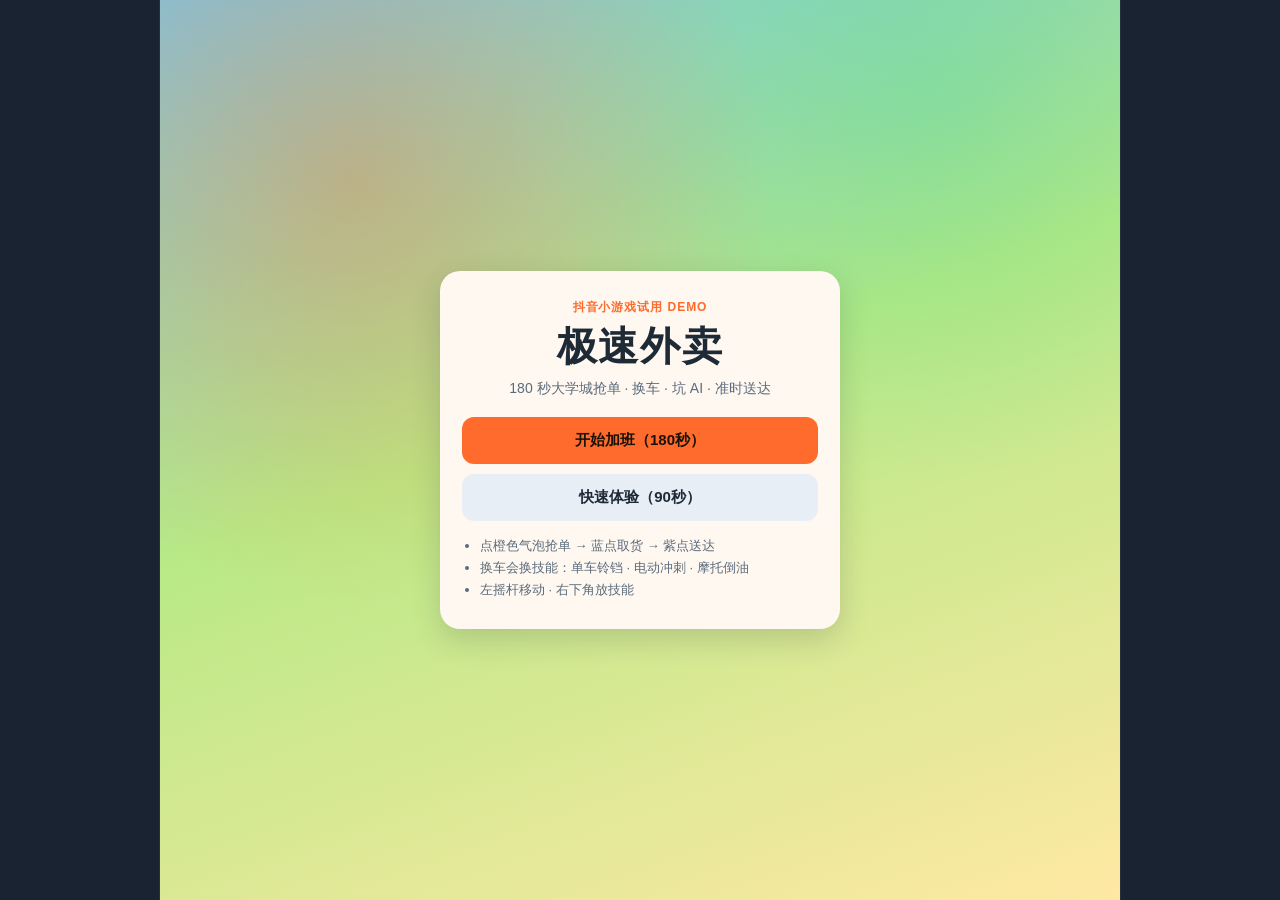
<file: demo/index.html>
<!DOCTYPE html>
<html lang="zh-CN">
<head>
  <meta charset="UTF-8" />
  <meta name="viewport" content="width=device-width, initial-scale=1, maximum-scale=1, user-scalable=no, viewport-fit=cover" />
  <title>极速外卖 · 可玩 Demo</title>
  <link rel="stylesheet" href="styles.css" />
</head>
<body>
  <div id="app">
    <!-- 大厅 -->
    <section id="screen-lobby" class="screen">
      <div class="lobby-bg"></div>
      <div class="lobby-card">
        <p class="eyebrow">抖音小游戏试用 Demo</p>
        <h1>极速外卖</h1>
        <p class="sub">180 秒大学城抢单 · 换车 · 坑 AI · 准时送达</p>
        <div class="mode-row">
          <button type="button" class="btn primary" id="btn-play-180">开始加班（180秒）</button>
          <button type="button" class="btn ghost" id="btn-play-90">快速体验（90秒）</button>
        </div>
        <ul class="tips">
          <li>点橙色气泡抢单 → 蓝点取货 → 紫点送达</li>
          <li>换车会换技能：单车铃铛 · 电动冲刺 · 摩托倒油</li>
          <li>左摇杆移动 · 右下角放技能</li>
        </ul>
      </div>
    </section>

    <!-- 对局 -->
    <section id="screen-game" class="screen hidden">
      <header class="topbar">
        <div class="brand">极速外卖</div>
        <div class="pill time" id="hud-time">3:00</div>
        <div class="pill">分 <b id="hud-score">0</b></div>
        <div class="pill">币 <b id="hud-gold">50</b></div>
        <div class="pill">车 <b id="hud-veh">单车</b></div>
      </header>

      <div id="rankbar" class="rankbar"></div>

      <div id="stage">
        <canvas id="cv"></canvas>
        <div id="order-card" class="order-card">点击气泡抢一单</div>
        <div id="banner" class="banner hidden"></div>
        <div id="toast" class="toast"></div>

        <!-- 三步引导 -->
        <div id="tutorial" class="tutorial hidden">
          <div class="tutorial-box">
            <p id="tutorial-text">第一步：点击橙色气泡抢单</p>
            <button type="button" class="btn ghost small" id="btn-skip-tutorial">跳过</button>
          </div>
        </div>

        <!-- 换车面板 -->
        <div id="swap-panel" class="swap-panel hidden">
          <h3>换车站</h3>
          <div id="swap-list"></div>
          <button type="button" class="btn ghost small" id="btn-close-swap">关闭</button>
        </div>

        <!-- 虚拟摇杆 -->
        <div id="joystick" class="joystick">
          <div class="joy-base"><div class="joy-knob" id="joy-knob"></div></div>
        </div>

        <div class="action-pad">
          <button type="button" class="act-btn" id="btn-interact">换车</button>
          <button type="button" class="act-btn skill" id="btn-skill">铃铛</button>
        </div>
      </div>

      <footer class="bottombar">
        <div class="hint">WASD / 摇杆移动 · E 技能（随载具变化）· F 换车 · 点气泡抢单</div>
      </footer>
    </section>

    <!-- 结算 -->
    <section id="screen-result" class="screen hidden">
      <div class="result-card">
        <p class="eyebrow">下班结算</p>
        <div class="rank-big" id="result-rank">第 1 名</div>
        <p id="result-detail" class="sub"></p>
        <p id="result-highlight" class="highlight"></p>
        <div class="mode-row">
          <button type="button" class="btn primary" id="btn-again">再来一局</button>
          <button type="button" class="btn ghost" id="btn-ad">看视频奖励×2（模拟）</button>
        </div>
        <button type="button" class="btn text" id="btn-lobby">回大厅</button>
      </div>
    </section>
  </div>
  <script src="game.js"></script>
</body>
</html>
</file>
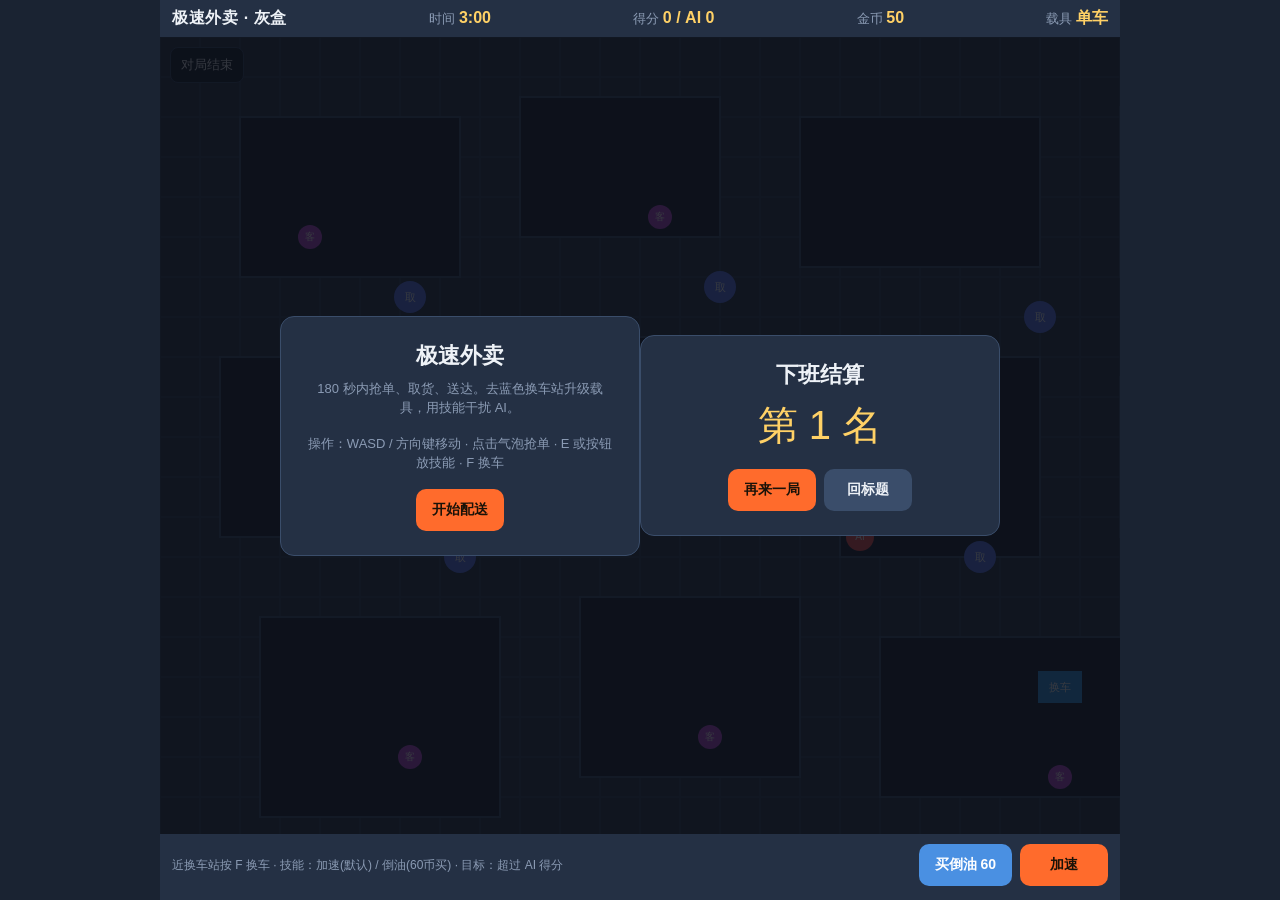
<file: graybox/index.html>
<!DOCTYPE html>
<html lang="zh-CN">
<head>
  <meta charset="UTF-8" />
  <meta name="viewport" content="width=device-width, initial-scale=1, maximum-scale=1, user-scalable=no" />
  <title>极速外卖 · 灰盒原型</title>
  <style>
    :root {
      --bg: #1a2332;
      --panel: #243044;
      --accent: #ff6b2c;
      --ok: #3dd68c;
      --warn: #ffd166;
      --text: #eef2f7;
      --muted: #8b9bb4;
    }
    * { box-sizing: border-box; margin: 0; padding: 0; }
    html, body {
      height: 100%;
      background: var(--bg);
      color: var(--text);
      font-family: "Segoe UI", "PingFang SC", "Microsoft YaHei", sans-serif;
      overflow: hidden;
      touch-action: none;
      user-select: none;
    }
    #wrap {
      display: flex;
      flex-direction: column;
      height: 100%;
      max-width: 960px;
      margin: 0 auto;
    }
    header {
      display: flex;
      justify-content: space-between;
      align-items: center;
      padding: 8px 12px;
      background: var(--panel);
      gap: 8px;
      flex-wrap: wrap;
    }
    header .title { font-weight: 700; letter-spacing: 0.04em; }
    header .stat { font-size: 13px; color: var(--muted); }
    header .stat strong { color: var(--warn); font-size: 16px; }
    #stage {
      position: relative;
      flex: 1;
      min-height: 0;
      background: #0f1620;
    }
    canvas {
      display: block;
      width: 100%;
      height: 100%;
    }
    #hud-order {
      position: absolute;
      left: 10px;
      top: 10px;
      background: rgba(20, 28, 40, 0.85);
      border: 1px solid #3a4d6a;
      border-radius: 8px;
      padding: 8px 10px;
      font-size: 13px;
      max-width: 240px;
      pointer-events: none;
    }
    #toast {
      position: absolute;
      left: 50%;
      top: 18%;
      transform: translateX(-50%);
      background: rgba(0, 0, 0, 0.75);
      padding: 8px 14px;
      border-radius: 20px;
      font-size: 14px;
      opacity: 0;
      transition: opacity 0.2s;
      pointer-events: none;
      white-space: nowrap;
    }
    #toast.show { opacity: 1; }
    #banner {
      position: absolute;
      left: 0; right: 0; top: 0;
      text-align: center;
      background: linear-gradient(90deg, transparent, #ff6b2c, transparent);
      color: #fff;
      font-weight: 700;
      padding: 6px;
      font-size: 14px;
      display: none;
    }
    #controls {
      display: grid;
      grid-template-columns: 1fr auto auto;
      gap: 8px;
      padding: 10px 12px 14px;
      background: var(--panel);
      align-items: center;
    }
    .hint { font-size: 12px; color: var(--muted); line-height: 1.4; }
    button {
      border: none;
      border-radius: 10px;
      padding: 12px 16px;
      font-size: 14px;
      font-weight: 700;
      cursor: pointer;
      color: #1a1208;
      background: var(--accent);
      min-width: 88px;
    }
    button:disabled {
      opacity: 0.45;
      cursor: not-allowed;
    }
    button.secondary { background: #4a90e2; color: #fff; }
    button.ghost { background: #3a4d6a; color: var(--text); }
    #overlay {
      position: absolute;
      inset: 0;
      background: rgba(10, 14, 22, 0.82);
      display: flex;
      align-items: center;
      justify-content: center;
      z-index: 5;
    }
    #overlay.hidden { display: none; }
    .card {
      background: var(--panel);
      border-radius: 14px;
      padding: 24px;
      width: min(360px, 92vw);
      text-align: center;
      border: 1px solid #3a4d6a;
    }
    .card h1 { font-size: 22px; margin-bottom: 8px; }
    .card p { color: var(--muted); font-size: 13px; margin-bottom: 16px; line-height: 1.5; }
    .card .rank { font-size: 40px; color: var(--warn); margin: 8px 0; }
    .row { display: flex; gap: 8px; justify-content: center; flex-wrap: wrap; }
  </style>
</head>
<body>
  <div id="wrap">
    <header>
      <div class="title">极速外卖 · 灰盒</div>
      <div class="stat">时间 <strong id="time">3:00</strong></div>
      <div class="stat">得分 <strong id="score">0</strong></div>
      <div class="stat">金币 <strong id="gold">50</strong></div>
      <div class="stat">载具 <strong id="veh">单车</strong></div>
    </header>
    <div id="stage">
      <canvas id="cv"></canvas>
      <div id="hud-order">点击橙色气泡抢单 · WASD/方向键移动</div>
      <div id="toast"></div>
      <div id="banner">天价单出现！</div>
      <div id="overlay">
        <div class="card" id="start-card">
          <h1>极速外卖</h1>
          <p>180 秒内抢单、取货、送达。去蓝色换车站升级载具，用技能干扰 AI。</p>
          <p>操作：WASD / 方向键移动 · 点击气泡抢单 · E 或按钮放技能 · F 换车</p>
          <div class="row">
            <button id="btn-start">开始配送</button>
          </div>
        </div>
        <div class="card hidden" id="result-card">
          <h1>下班结算</h1>
          <div class="rank" id="result-rank">第 1 名</div>
          <p id="result-detail"></p>
          <div class="row">
            <button id="btn-again">再来一局</button>
            <button class="ghost" id="btn-menu">回标题</button>
          </div>
        </div>
      </div>
    </div>
    <div id="controls">
      <div class="hint">近换车站按 F 换车 · 技能：加速(默认) / 倒油(60币买) · 目标：超过 AI 得分</div>
      <button class="secondary" id="btn-buy" type="button">买倒油 60</button>
      <button id="btn-skill" type="button">加速</button>
    </div>
  </div>
  <script>
(function () {
  const CFG = {
    duration: 180,
    startGold: 50,
    ordersMin: 4,
    ordersMax: 7,
    highInterval: 45,
    protectSec: 2,
    vehicles: {
      bike:  { id: "bike",  name: "单车", speed: 95,  cost: 0,   color: "#8fd3ff" },
      ebike: { id: "ebike", name: "电动", speed: 130, cost: 80,  color: "#3dd68c", needOrders: 1 },
      moto:  { id: "moto",  name: "摩托", speed: 160, cost: 150, color: "#ff6b2c" }
    },
    tiers: [
      { id: "N", base: 100, time: 45, gold: 40, w: 60, color: "#ffd166" },
      { id: "G", base: 160, time: 35, gold: 55, w: 25, color: "#ff9f1c" },
      { id: "H", base: 280, time: 40, gold: 80, w: 12, color: "#ff6b2c" },
      { id: "S", base: 450, time: 50, gold: 120, w: 3,  color: "#ff2e63" }
    ],
    skills: {
      boost: { cd: 12, dur: 2, mult: 1.4 },
      oil:   { cd: 14, dur: 2, mult: 0.5, windup: 0.35, range: 60 }
    }
  };

  const canvas = document.getElementById("cv");
  const ctx = canvas.getContext("2d");
  const el = (id) => document.getElementById(id);

  let W = 800, H = 600;
  const WORLD = { w: 1200, h: 900 };

  // Simple block map: roads are walkable (dark), buildings block
  const buildings = [
    [80, 80, 220, 160], [360, 60, 200, 140], [640, 80, 240, 150], [960, 70, 160, 170],
    [60, 320, 180, 180], [320, 300, 260, 160], [680, 320, 200, 200], [960, 340, 180, 160],
    [100, 580, 240, 200], [420, 560, 220, 180], [720, 600, 260, 160], [1040, 580, 120, 200]
  ];

  const shops = [
    { x: 250, y: 260, name: "餐A" },
    { x: 560, y: 250, name: "餐B" },
    { x: 880, y: 280, name: "餐C" },
    { x: 300, y: 520, name: "餐D" },
    { x: 820, y: 520, name: "餐E" }
  ];
  const customers = [
    { x: 150, y: 200 }, { x: 500, y: 180 }, { x: 1000, y: 220 },
    { x: 180, y: 450 }, { x: 600, y: 480 }, { x: 1050, y: 460 },
    { x: 250, y: 720 }, { x: 550, y: 700 }, { x: 900, y: 740 }
  ];
  const stations = [
    { x: 480, y: 400 },
    { x: 900, y: 650 }
  ];

  const keys = Object.create(null);
  window.addEventListener("keydown", (e) => {
    keys[e.code] = true;
    if (["ArrowUp","ArrowDown","ArrowLeft","ArrowRight","Space"].includes(e.code)) e.preventDefault();
    if (e.code === "KeyE") trySkill();
    if (e.code === "KeyF") trySwap();
  });
  window.addEventListener("keyup", (e) => { keys[e.code] = false; });

  function resize() {
    const stage = el("stage");
    const rect = stage.getBoundingClientRect();
    const dpr = Math.min(window.devicePixelRatio || 1, 2);
    W = Math.max(320, rect.width);
    H = Math.max(240, rect.height);
    canvas.width = W * dpr;
    canvas.height = H * dpr;
    ctx.setTransform(dpr, 0, 0, dpr, 0, 0);
  }
  window.addEventListener("resize", resize);

  function clamp(v, a, b) { return Math.max(a, Math.min(b, v)); }
  function dist(a, b) { return Math.hypot(a.x - b.x, a.y - b.y); }
  function circleHitBuilding(x, y, r) {
    for (const [bx, by, bw, bh] of buildings) {
      const nx = clamp(x, bx, bx + bw);
      const ny = clamp(y, by, by + bh);
      if (Math.hypot(x - nx, y - ny) < r) return true;
    }
    return false;
  }
  function moveEntity(ent, dx, dy, speed, dt) {
    const len = Math.hypot(dx, dy) || 1;
    const mx = (dx / len) * speed * dt;
    const my = (dy / len) * speed * dt;
    let nx = ent.x + mx;
    let ny = ent.y + my;
    if (!circleHitBuilding(nx, ent.y, ent.r)) ent.x = nx;
    if (!circleHitBuilding(ent.x, ny, ent.r)) ent.y = ny;
    ent.x = clamp(ent.x, 20, WORLD.w - 20);
    ent.y = clamp(ent.y, 20, WORLD.h - 20);
  }

  function pickTier(forceS) {
    if (forceS) return CFG.tiers[3];
    const sum = CFG.tiers.reduce((s, t) => s + t.w, 0);
    let r = Math.random() * sum;
    for (const t of CFG.tiers) {
      r -= t.w;
      if (r <= 0) return t;
    }
    return CFG.tiers[0];
  }

  function toast(msg) {
    const t = el("toast");
    t.textContent = msg;
    t.classList.add("show");
    clearTimeout(toast._timer);
    toast._timer = setTimeout(() => t.classList.remove("show"), 1400);
  }

  function showBanner(msg) {
    const b = el("banner");
    b.textContent = msg;
    b.style.display = "block";
    clearTimeout(showBanner._timer);
    showBanner._timer = setTimeout(() => { b.style.display = "none"; }, 2000);
  }

  let state;

  function createOrder(forceS) {
    const tier = pickTier(forceS);
    let shop = shops[Math.floor(Math.random() * shops.length)];
    let cust = customers[Math.floor(Math.random() * customers.length)];
    let guard = 0;
    while (dist(shop, cust) < 180 && guard++ < 20) {
      cust = customers[Math.floor(Math.random() * customers.length)];
    }
    return {
      id: Math.random().toString(36).slice(2, 8),
      tier: tier.id,
      base: tier.base,
      gold: tier.gold,
      color: tier.color,
      timeLimit: tier.time,
      shop: { x: shop.x, y: shop.y },
      cust: { x: cust.x, y: cust.y },
      owner: null, // "player" | "ai" | null
      phase: "open", // open | to_shop | to_cust
      expireAt: null
    };
  }

  function ensureOrders(forceS) {
    while (state.orders.filter((o) => o.phase === "open").length < CFG.ordersMin) {
      if (state.orders.length >= CFG.ordersMax && !forceS) break;
      state.orders.push(createOrder(forceS));
      if (forceS) break;
    }
  }

  function resetGame() {
    state = {
      running: true,
      simTime: 0,
      timeLeft: CFG.duration,
      score: 0,
      gold: CFG.startGold,
      doneOrders: 0,
      streak: 0,
      vehicle: "bike",
      player: { x: 600, y: 450, r: 14, boostUntil: 0, slowUntil: 0, oilWindup: 0 },
      ai: { x: 700, y: 500, r: 14, score: 0, orderId: null, boostUntil: 0, slowUntil: 0 },
      orders: [],
      cam: { x: 0, y: 0 },
      skill: "boost",
      oilOwned: false,
      cdBoost: 0,
      cdOil: 0,
      swapUntil: 0,
      nextHigh: CFG.highInterval,
      _pendingVehicle: null,
      _oilPending: false,
      _protect: false
    };
    ensureOrders(false);
    el("overlay").classList.add("hidden");
    el("result-card").classList.add("hidden");
    el("start-card").classList.add("hidden");
    updateHudButtons();
    toast("开局！去抢一单");
  }

  function endGame() {
    state.running = false;
    const beat = state.score >= state.ai.score;
    el("result-rank").textContent = beat ? "第 1 名" : "第 2 名";
    el("result-detail").textContent =
      `得分 ${state.score}（AI ${state.ai.score}）· 完成 ${state.doneOrders} 单 · 金币 ${state.gold}`;
    el("result-card").classList.remove("hidden");
    el("start-card").classList.add("hidden");
    el("overlay").classList.remove("hidden");
  }

  function playerSpeed() {
    let s = CFG.vehicles[state.vehicle].speed;
    const now = state.timeLeft; // use sim clock via absolute timers stored as seconds remaining deltas — use performance based below
    return s;
  }

  function effSpeed(ent, base) {
    let s = base;
    if (ent.boostUntil > state.simTime) s *= CFG.skills.boost.mult;
    if (ent.slowUntil > state.simTime) s *= CFG.skills.oil.mult;
    return s;
  }

  function claimOrder(order, who) {
    if (order.phase !== "open") return false;
    if (who === "player" && state.orders.some((o) => o.owner === "player")) {
      toast("先送完当前单");
      return false;
    }
    if (who === "ai" && state.orders.some((o) => o.owner === "ai")) return false;
    order.owner = who;
    order.phase = "to_shop";
    order.expireAt = state.simTime + order.timeLimit;
    if (who === "player") toast(`抢到${order.tier}单！去取货`);
    else toast("AI 抢走一单");
    return true;
  }

  function finishOrder(order, who) {
    const remain = order.expireAt - state.simTime;
    const ratio = remain / order.timeLimit;
    let bonus = ratio >= 0.5 ? 1.2 : ratio >= 0.2 ? 1.0 : 0.8;
    let points = Math.round(order.base * bonus);
    if (who === "player") {
      state.streak += 1;
      if (state.streak === 2) points += 20;
      if (state.streak === 3) points += 40;
      if (state.streak >= 4) points += 60;
      state.score += points;
      state.gold += order.gold;
      state.doneOrders += 1;
      toast(`送达 +${points}`);
    } else {
      state.ai.score += points;
    }
    state.orders = state.orders.filter((o) => o.id !== order.id);
    ensureOrders(false);
  }

  function failOrder(order) {
    if (order.owner === "player") {
      state.streak = 0;
      toast("超时！订单失败");
    }
    state.orders = state.orders.filter((o) => o.id !== order.id);
    ensureOrders(false);
  }

  function nearStation() {
    return stations.some((s) => dist(state.player, s) < 40);
  }

  function trySwap() {
    if (!state.running || state.swapUntil > state.simTime) return;
    if (!nearStation()) {
      toast("靠近蓝色换车站");
      return;
    }
    const order = ["bike", "ebike", "moto"];
    const cur = order.indexOf(state.vehicle);
    const nextId = order[(cur + 1) % order.length];
    const next = CFG.vehicles[nextId];
    if (next.needOrders && state.doneOrders < next.needOrders) {
      toast("先完成 1 单再租电动");
      return;
    }
    if (next.cost > state.gold && nextId !== "bike") {
      toast("金币不足");
      return;
    }
    state.swapUntil = state.simTime + 1.5;
    state._pendingVehicle = nextId;
    toast("换车中… 1.5s");
  }

  function updateHudButtons() {
    const btn = el("btn-skill");
    const buy = el("btn-buy");
    if (state.oilOwned) {
      buy.textContent = "已有倒油";
      buy.disabled = true;
      btn.textContent = state.skill === "oil" ? "倒油" : "加速";
    } else {
      buy.disabled = !state.running;
      buy.textContent = "买倒油 60";
    }
    const cd = state.skill === "oil" ? state.cdOil : state.cdBoost;
    btn.disabled = !state.running || cd > 0;
    if (cd > 0) btn.textContent = `${state.skill === "oil" ? "倒油" : "加速"} ${Math.ceil(cd)}s`;
    else btn.textContent = state.skill === "oil" ? "倒油" : "加速";
  }

  function trySkill() {
    if (!state.running) return;
    if (state.skill === "boost") {
      if (state.cdBoost > 0) return;
      state.player.boostUntil = state.simTime + CFG.skills.boost.dur;
      state.cdBoost = CFG.skills.boost.cd;
      toast("加速！");
    } else {
      if (state.cdOil > 0) return;
      state.player.oilWindup = CFG.skills.oil.windup;
      state._oilPending = true;
      toast("倒油前摇…");
    }
    updateHudButtons();
  }

  function updateAI(dt) {
    const ai = state.ai;
    let order = state.orders.find((o) => o.owner === "ai");
    if (!order) {
      const open = state.orders.filter((o) => o.phase === "open");
      if (open.length) {
        open.sort((a, b) => (dist(ai, a.shop) / a.base) - (dist(ai, b.shop) / b.base));
        claimOrder(open[0], "ai");
        order = open[0];
      }
    }
    let target = null;
    if (order) {
      target = order.phase === "to_shop" ? order.shop : order.cust;
      if (order.phase === "to_shop" && dist(ai, order.shop) < 28) {
        order.phase = "to_cust";
      } else if (order.phase === "to_cust" && dist(ai, order.cust) < 28) {
        finishOrder(order, "ai");
      }
    } else {
      target = { x: 600, y: 450 };
    }
    if (target) {
      moveEntity(ai, target.x - ai.x, target.y - ai.y, effSpeed(ai, 110), dt);
    }
  }

  function updatePlayer(dt) {
    let dx = 0, dy = 0;
    if (keys["KeyW"] || keys["ArrowUp"]) dy -= 1;
    if (keys["KeyS"] || keys["ArrowDown"]) dy += 1;
    if (keys["KeyA"] || keys["ArrowLeft"]) dx -= 1;
    if (keys["KeyD"] || keys["ArrowRight"]) dx += 1;
    if (dx || dy) {
      const base = CFG.vehicles[state.vehicle].speed;
      moveEntity(state.player, dx, dy, effSpeed(state.player, base), dt);
    }

    if (state.swapUntil && state.simTime >= state.swapUntil && state._pendingVehicle) {
      const next = CFG.vehicles[state._pendingVehicle];
      if (next.id !== "bike") state.gold -= next.cost;
      state.vehicle = next.id;
      state._pendingVehicle = null;
      state.swapUntil = 0;
      toast(`已换成${next.name}`);
    }

    if (state._oilPending) {
      state.player.oilWindup -= dt;
      if (state.player.oilWindup <= 0) {
        state._oilPending = false;
        state.cdOil = CFG.skills.oil.cd;
        state.ai.slowUntil = state.simTime + CFG.skills.oil.dur;
        state.score += 15;
        toast("倒油命中 AI +15");
        updateHudButtons();
      }
    }

    const mine = state.orders.find((o) => o.owner === "player");
    if (mine) {
      const protect = mine.phase === "to_cust" && (mine.expireAt - state.simTime) <= CFG.protectSec;
      if (mine.phase === "to_shop" && dist(state.player, mine.shop) < 30) {
        mine.phase = "to_cust";
        toast("取货成功！去送达");
      } else if (mine.phase === "to_cust" && dist(state.player, mine.cust) < 30) {
        finishOrder(mine, "player");
      }
      state._protect = protect;
    } else {
      state._protect = false;
    }
  }

  function update(dt) {
    if (!state.running) return;
    state.simTime += dt;
    state.timeLeft -= dt;
    state.cdBoost = Math.max(0, state.cdBoost - dt);
    state.cdOil = Math.max(0, state.cdOil - dt);
    state.nextHigh -= dt;

    if (state.nextHigh <= 0) {
      state.nextHigh = CFG.highInterval;
      if (Math.random() < 0.35) {
        state.orders.push(createOrder(true));
        showBanner("天价单出现！");
      }
    }

    for (const o of [...state.orders]) {
      if (o.owner && o.expireAt != null && state.simTime >= o.expireAt) failOrder(o);
    }

    updatePlayer(dt);
    updateAI(dt);

    state.cam.x = clamp(state.player.x - W / 2, 0, WORLD.w - W);
    state.cam.y = clamp(state.player.y - H / 2, 0, WORLD.h - H);

    if (state.timeLeft <= 0) {
      state.timeLeft = 0;
      endGame();
    }
    updateHudButtons();
  }

  function draw() {
    ctx.clearRect(0, 0, W, H);
    ctx.save();
    ctx.translate(-state.cam.x, -state.cam.y);

    // ground
    ctx.fillStyle = "#2a3548";
    ctx.fillRect(0, 0, WORLD.w, WORLD.h);
    // grid roads feel
    ctx.strokeStyle = "#334158";
    ctx.lineWidth = 2;
    for (let x = 0; x < WORLD.w; x += 40) {
      ctx.beginPath(); ctx.moveTo(x, 0); ctx.lineTo(x, WORLD.h); ctx.stroke();
    }
    for (let y = 0; y < WORLD.h; y += 40) {
      ctx.beginPath(); ctx.moveTo(0, y); ctx.lineTo(WORLD.w, y); ctx.stroke();
    }

    for (const [bx, by, bw, bh] of buildings) {
      ctx.fillStyle = "#1b2433";
      ctx.fillRect(bx, by, bw, bh);
      ctx.strokeStyle = "#3d516e";
      ctx.strokeRect(bx, by, bw, bh);
    }

    for (const s of shops) {
      ctx.fillStyle = "#5c7cfa";
      ctx.beginPath(); ctx.arc(s.x, s.y, 16, 0, Math.PI * 2); ctx.fill();
      ctx.fillStyle = "#fff";
      ctx.font = "11px sans-serif";
      ctx.textAlign = "center";
      ctx.fillText("取", s.x, s.y + 4);
    }
    for (const c of customers) {
      ctx.fillStyle = "#be4bdb";
      ctx.beginPath(); ctx.arc(c.x, c.y, 12, 0, Math.PI * 2); ctx.fill();
      ctx.fillStyle = "#fff";
      ctx.font = "10px sans-serif";
      ctx.textAlign = "center";
      ctx.fillText("客", c.x, c.y + 3);
    }
    for (const s of stations) {
      ctx.fillStyle = "#339af0";
      ctx.fillRect(s.x - 22, s.y - 16, 44, 32);
      ctx.fillStyle = "#fff";
      ctx.font = "11px sans-serif";
      ctx.textAlign = "center";
      ctx.fillText("换车", s.x, s.y + 4);
    }

    for (const o of state.orders) {
      if (o.phase === "open") {
        const p = { x: (o.shop.x + o.cust.x) / 2, y: (o.shop.y + o.cust.y) / 2 };
        // pull bubble toward mid-road-ish: use shop with offset
        const bx = o.shop.x + 30;
        const by = o.shop.y - 40;
        o._bubble = { x: bx, y: by };
        ctx.fillStyle = o.color;
        ctx.beginPath(); ctx.arc(bx, by, 18, 0, Math.PI * 2); ctx.fill();
        ctx.fillStyle = "#1a1208";
        ctx.font = "bold 11px sans-serif";
        ctx.textAlign = "center";
        ctx.fillText(String(o.base), bx, by + 4);
        ctx.fillStyle = o.color;
        ctx.font = "10px sans-serif";
        ctx.fillText(o.tier, bx, by - 22);
      } else if (o.owner === "player") {
        const t = o.phase === "to_shop" ? o.shop : o.cust;
        ctx.strokeStyle = "#ffd166";
        ctx.setLineDash([6, 6]);
        ctx.beginPath();
        ctx.moveTo(state.player.x, state.player.y);
        ctx.lineTo(t.x, t.y);
        ctx.stroke();
        ctx.setLineDash([]);
      }
    }

    // AI
    ctx.fillStyle = "#fa5252";
    ctx.beginPath(); ctx.arc(state.ai.x, state.ai.y, state.ai.r, 0, Math.PI * 2); ctx.fill();
    ctx.fillStyle = "#fff";
    ctx.font = "10px sans-serif";
    ctx.textAlign = "center";
    ctx.fillText("AI", state.ai.x, state.ai.y + 3);
    if (state.ai.slowUntil > state.simTime) {
      ctx.strokeStyle = "#ffd166";
      ctx.beginPath(); ctx.arc(state.ai.x, state.ai.y, 22, 0, Math.PI * 2); ctx.stroke();
    }

    // Player
    const vc = CFG.vehicles[state.vehicle].color;
    ctx.fillStyle = vc;
    ctx.beginPath(); ctx.arc(state.player.x, state.player.y, state.player.r, 0, Math.PI * 2); ctx.fill();
    if (state._protect) {
      ctx.strokeStyle = "#3dd68c";
      ctx.lineWidth = 3;
      ctx.beginPath(); ctx.arc(state.player.x, state.player.y, 20, 0, Math.PI * 2); ctx.stroke();
      ctx.lineWidth = 1;
    }
    if (state.player.boostUntil > state.simTime) {
      ctx.strokeStyle = "#74c0fc";
      ctx.beginPath(); ctx.arc(state.player.x, state.player.y, 24, 0, Math.PI * 2); ctx.stroke();
    }
    if (state.swapUntil > state.simTime) {
      ctx.fillStyle = "rgba(0,0,0,0.45)";
      ctx.beginPath(); ctx.arc(state.player.x, state.player.y, 28, 0, Math.PI * 2); ctx.fill();
      ctx.fillStyle = "#fff";
      ctx.fillText("换车", state.player.x, state.player.y + 3);
    }
    if (state._oilPending) {
      ctx.strokeStyle = "#ff922b";
      ctx.beginPath(); ctx.arc(state.ai.x, state.ai.y, 36, 0, Math.PI * 2); ctx.stroke();
    }

    ctx.restore();

    // HUD texts
    const m = Math.floor(state.timeLeft / 60);
    const s = Math.floor(state.timeLeft % 60);
    el("time").textContent = `${m}:${s.toString().padStart(2, "0")}`;
    el("score").textContent = `${state.score} / AI ${state.ai.score}`;
    el("gold").textContent = String(state.gold);
    el("veh").textContent = CFG.vehicles[state.vehicle].name;

    const mine = state.orders && state.orders.find((o) => o.owner === "player");
    const hud = el("hud-order");
    if (!state.running) {
      hud.textContent = "对局结束";
    } else if (!mine) {
      hud.textContent = "无订单：点击橙色气泡抢单";
    } else {
      const left = Math.max(0, mine.expireAt - state.simTime);
      hud.textContent = mine.phase === "to_shop"
        ? `去取货 · 剩余 ${left.toFixed(0)}s${state._protect ? "" : ""}`
        : `去送达 · 剩余 ${left.toFixed(0)}s${state._protect ? " · 保护中" : ""}`;
    }
  }

  canvas.addEventListener("click", (e) => {
    if (!state || !state.running) return;
    const rect = canvas.getBoundingClientRect();
    const x = e.clientX - rect.left + state.cam.x;
    const y = e.clientY - rect.top + state.cam.y;
    for (const o of state.orders) {
      if (o.phase !== "open" || !o._bubble) continue;
      if (Math.hypot(x - o._bubble.x, y - o._bubble.y) < 22) {
        const openCount = state.orders.filter((x) => x.phase === "open" && x.id === o.id).length;
        if (openCount) claimOrder(o, "player");
        break;
      }
    }
  });

  el("btn-start").onclick = () => resetGame();
  el("btn-again").onclick = () => resetGame();
  el("btn-menu").onclick = () => {
    state.running = false;
    el("result-card").classList.add("hidden");
    el("start-card").classList.remove("hidden");
    el("overlay").classList.remove("hidden");
  };
  el("btn-skill").onclick = () => trySkill();
  el("btn-buy").onclick = () => {
    if (!state.running || state.oilOwned) return;
    if (state.gold < 60) { toast("金币不足"); return; }
    state.gold -= 60;
    state.oilOwned = true;
    state.skill = "oil";
    toast("已解锁倒油（再按技能键切换？本灰盒：技能键改为倒油）");
    // toggle: long-term allow switch — click buy area already owned; add click on skill label cycle
    updateHudButtons();
  };

  // double-click skill button cycles when oil owned
  el("btn-skill").addEventListener("contextmenu", (e) => {
    e.preventDefault();
    if (!state.oilOwned) return;
    state.skill = state.skill === "oil" ? "boost" : "oil";
    updateHudButtons();
    toast(`技能切换为：${state.skill === "oil" ? "倒油" : "加速"}`);
  });

  state = {
    running: false,
    timeLeft: CFG.duration,
    score: 0,
    gold: CFG.startGold,
    doneOrders: 0,
    streak: 0,
    vehicle: "bike",
    player: { x: 600, y: 450, r: 14, boostUntil: 0, slowUntil: 0, oilWindup: 0 },
    ai: { x: 700, y: 500, r: 14, score: 0, boostUntil: 0, slowUntil: 0 },
    orders: [],
    cam: { x: 0, y: 0 },
    skill: "boost",
    oilOwned: false,
    cdBoost: 0,
    cdOil: 0,
    swapUntil: 0,
    nextHigh: CFG.highInterval,
    simTime: 0
  };

  resize();
  let last = performance.now();
  function loop(now) {
    const dt = Math.min(0.05, (now - last) / 1000);
    last = now;
    if (state.running) update(dt);
    draw();
    requestAnimationFrame(loop);
  }
  requestAnimationFrame(loop);
})();
  </script>
</body>
</html>
</file>
<file: demo/styles.css>
:root {
  --bg: #7ec8e3;
  --panel: #fff8f0;
  --ink: #1f2a37;
  --muted: #5b6b7c;
  --accent: #ff6b2c;
  --ok: #3dd68c;
  --warn: #ffd166;
  --blue: #4a90e2;
  --danger: #ff4d6a;
  --shadow: 0 10px 30px rgba(31, 42, 55, 0.18);
  font-family: "Segoe UI", "PingFang SC", "Microsoft YaHei", sans-serif;
}

* { box-sizing: border-box; margin: 0; padding: 0; }
html, body {
  height: 100%;
  background: #1a2332;
  color: var(--ink);
  overflow: hidden;
  touch-action: none;
  user-select: none;
  -webkit-user-select: none;
}

#app {
  height: 100%;
  max-width: 480px;
  margin: 0 auto;
  position: relative;
  background: #0f1620;
  box-shadow: 0 0 0 1px rgba(255,255,255,0.06);
}

@media (min-width: 900px) {
  #app { max-width: 960px; }
}

.screen {
  position: absolute;
  inset: 0;
  display: flex;
  flex-direction: column;
}
.screen.hidden { display: none; }

/* Lobby */
#screen-lobby {
  align-items: center;
  justify-content: center;
  overflow: auto;
}
.lobby-bg {
  position: absolute;
  inset: 0;
  background:
    radial-gradient(circle at 20% 20%, rgba(255,107,44,0.35), transparent 40%),
    radial-gradient(circle at 80% 10%, rgba(61,214,140,0.3), transparent 35%),
    linear-gradient(160deg, #7ec8e3 0%, #b8e986 45%, #ffe8a3 100%);
}
.lobby-card {
  position: relative;
  z-index: 1;
  width: min(400px, 92%);
  background: var(--panel);
  border-radius: 20px;
  padding: 28px 22px;
  box-shadow: var(--shadow);
  text-align: center;
}
.eyebrow {
  color: var(--accent);
  font-weight: 700;
  font-size: 12px;
  letter-spacing: 0.08em;
  text-transform: uppercase;
}
h1 {
  font-size: 40px;
  line-height: 1.1;
  margin: 8px 0 10px;
  letter-spacing: 0.04em;
}
.sub { color: var(--muted); font-size: 14px; line-height: 1.5; }
.mode-row {
  display: flex;
  flex-direction: column;
  gap: 10px;
  margin: 18px 0 14px;
}
.tips {
  text-align: left;
  color: var(--muted);
  font-size: 13px;
  line-height: 1.7;
  padding-left: 18px;
}

.btn {
  border: none;
  border-radius: 12px;
  padding: 14px 16px;
  font-size: 15px;
  font-weight: 700;
  cursor: pointer;
  color: #fff;
  background: var(--accent);
}
.btn:disabled { opacity: 0.45; cursor: not-allowed; }
.btn.primary { background: var(--accent); color: #1a1208; }
.btn.ghost { background: #e8eef6; color: var(--ink); }
.btn.text { background: transparent; color: var(--muted); margin-top: 8px; }
.btn.small { padding: 8px 12px; font-size: 13px; }
.btn.tiny { padding: 8px 10px; font-size: 12px; border-radius: 999px; background: #243044; color: #eef2f7; }

/* Game */
#screen-game { background: #1a2332; color: #eef2f7; }
.topbar {
  display: flex;
  flex-wrap: wrap;
  gap: 8px;
  align-items: center;
  padding: 8px 10px;
  background: #243044;
}
.brand { font-weight: 800; margin-right: auto; color: #ffd166; }
.pill {
  background: rgba(255,255,255,0.08);
  border-radius: 999px;
  padding: 4px 10px;
  font-size: 12px;
  color: #8b9bb4;
}
.pill b { color: #ffd166; font-size: 14px; }
.pill.time b, .pill.time { color: #fff; font-weight: 800; font-size: 14px; }

.rankbar {
  display: flex;
  gap: 6px;
  padding: 6px 10px;
  background: #1c2738;
  font-size: 11px;
  color: #8b9bb4;
  overflow: auto;
}
.rankbar .me { color: #3dd68c; font-weight: 700; }

#stage {
  position: relative;
  flex: 1;
  min-height: 0;
  background: #6fbf4b;
}
#cv {
  display: block;
  width: 100%;
  height: 100%;
}

.order-card {
  position: absolute;
  left: 10px;
  top: 10px;
  max-width: 220px;
  background: rgba(20, 28, 40, 0.88);
  border: 1px solid #3a4d6a;
  border-radius: 10px;
  padding: 8px 10px;
  font-size: 13px;
  pointer-events: none;
  line-height: 1.4;
}

.banner {
  position: absolute;
  left: 0; right: 0; top: 0;
  text-align: center;
  padding: 8px;
  font-weight: 800;
  color: #fff;
  background: linear-gradient(90deg, transparent, var(--accent), transparent);
}
.banner.hidden { display: none; }

.toast {
  position: absolute;
  left: 50%;
  top: 20%;
  transform: translateX(-50%);
  background: rgba(0,0,0,0.75);
  color: #fff;
  padding: 8px 14px;
  border-radius: 999px;
  font-size: 13px;
  opacity: 0;
  transition: opacity 0.2s;
  pointer-events: none;
  white-space: nowrap;
  max-width: 90%;
  overflow: hidden;
  text-overflow: ellipsis;
}
.toast.show { opacity: 1; }

.tutorial {
  position: absolute;
  inset: 0;
  background: rgba(10, 14, 22, 0.55);
  display: flex;
  align-items: flex-end;
  justify-content: center;
  padding: 20px;
  z-index: 4;
}
.tutorial.hidden { display: none; }
.tutorial-box {
  background: var(--panel);
  color: var(--ink);
  border-radius: 14px;
  padding: 14px 16px;
  width: min(360px, 100%);
  text-align: center;
  box-shadow: var(--shadow);
}
.tutorial-box p { margin-bottom: 10px; font-weight: 600; }

.swap-panel {
  position: absolute;
  left: 50%;
  top: 50%;
  transform: translate(-50%, -50%);
  width: min(300px, 90%);
  background: var(--panel);
  color: var(--ink);
  border-radius: 16px;
  padding: 16px;
  z-index: 5;
  box-shadow: var(--shadow);
  text-align: center;
}
.swap-panel.hidden { display: none; }
.swap-panel h3 { margin-bottom: 10px; }
.swap-item {
  display: flex;
  justify-content: space-between;
  align-items: center;
  padding: 10px 12px;
  margin: 6px 0;
  border-radius: 10px;
  background: #eef3f8;
  border: none;
  width: 100%;
  font-weight: 700;
  cursor: pointer;
}
.swap-item:disabled { opacity: 0.45; }
.swap-item.current { outline: 2px solid var(--ok); }

.joystick {
  position: absolute;
  left: 16px;
  bottom: 16px;
  width: 110px;
  height: 110px;
  z-index: 3;
}
.joy-base {
  width: 100%;
  height: 100%;
  border-radius: 50%;
  background: rgba(20, 28, 40, 0.35);
  border: 2px solid rgba(255,255,255,0.25);
  position: relative;
}
.joy-knob {
  width: 48px;
  height: 48px;
  border-radius: 50%;
  background: rgba(255,255,255,0.85);
  position: absolute;
  left: 50%;
  top: 50%;
  transform: translate(-50%, -50%);
  box-shadow: 0 4px 12px rgba(0,0,0,0.25);
}

.action-pad {
  position: absolute;
  right: 14px;
  bottom: 18px;
  display: flex;
  flex-direction: column;
  gap: 10px;
  z-index: 3;
}
.act-btn {
  width: 72px;
  height: 72px;
  border-radius: 50%;
  border: none;
  font-weight: 800;
  font-size: 13px;
  background: rgba(74, 144, 226, 0.95);
  color: #fff;
  box-shadow: 0 6px 16px rgba(0,0,0,0.25);
}
.act-btn.skill { background: rgba(255, 107, 44, 0.95); color: #1a1208; }
.act-btn:disabled { opacity: 0.4; }

.bottombar {
  display: flex;
  flex-wrap: wrap;
  gap: 8px;
  align-items: center;
  padding: 8px 10px 12px;
  background: #243044;
}
.hint { font-size: 11px; color: #8b9bb4; }

/* Result */
#screen-result {
  align-items: center;
  justify-content: center;
  background:
    radial-gradient(circle at 50% 0%, rgba(255,107,44,0.35), transparent 45%),
    #1a2332;
}
.result-card {
  width: min(380px, 92%);
  background: var(--panel);
  border-radius: 20px;
  padding: 26px 20px;
  text-align: center;
  box-shadow: var(--shadow);
}
.rank-big {
  font-size: 48px;
  font-weight: 900;
  color: var(--accent);
  margin: 8px 0;
}
.highlight {
  color: var(--ok);
  font-weight: 700;
  margin: 8px 0 4px;
  min-height: 1.2em;
}
</file>
